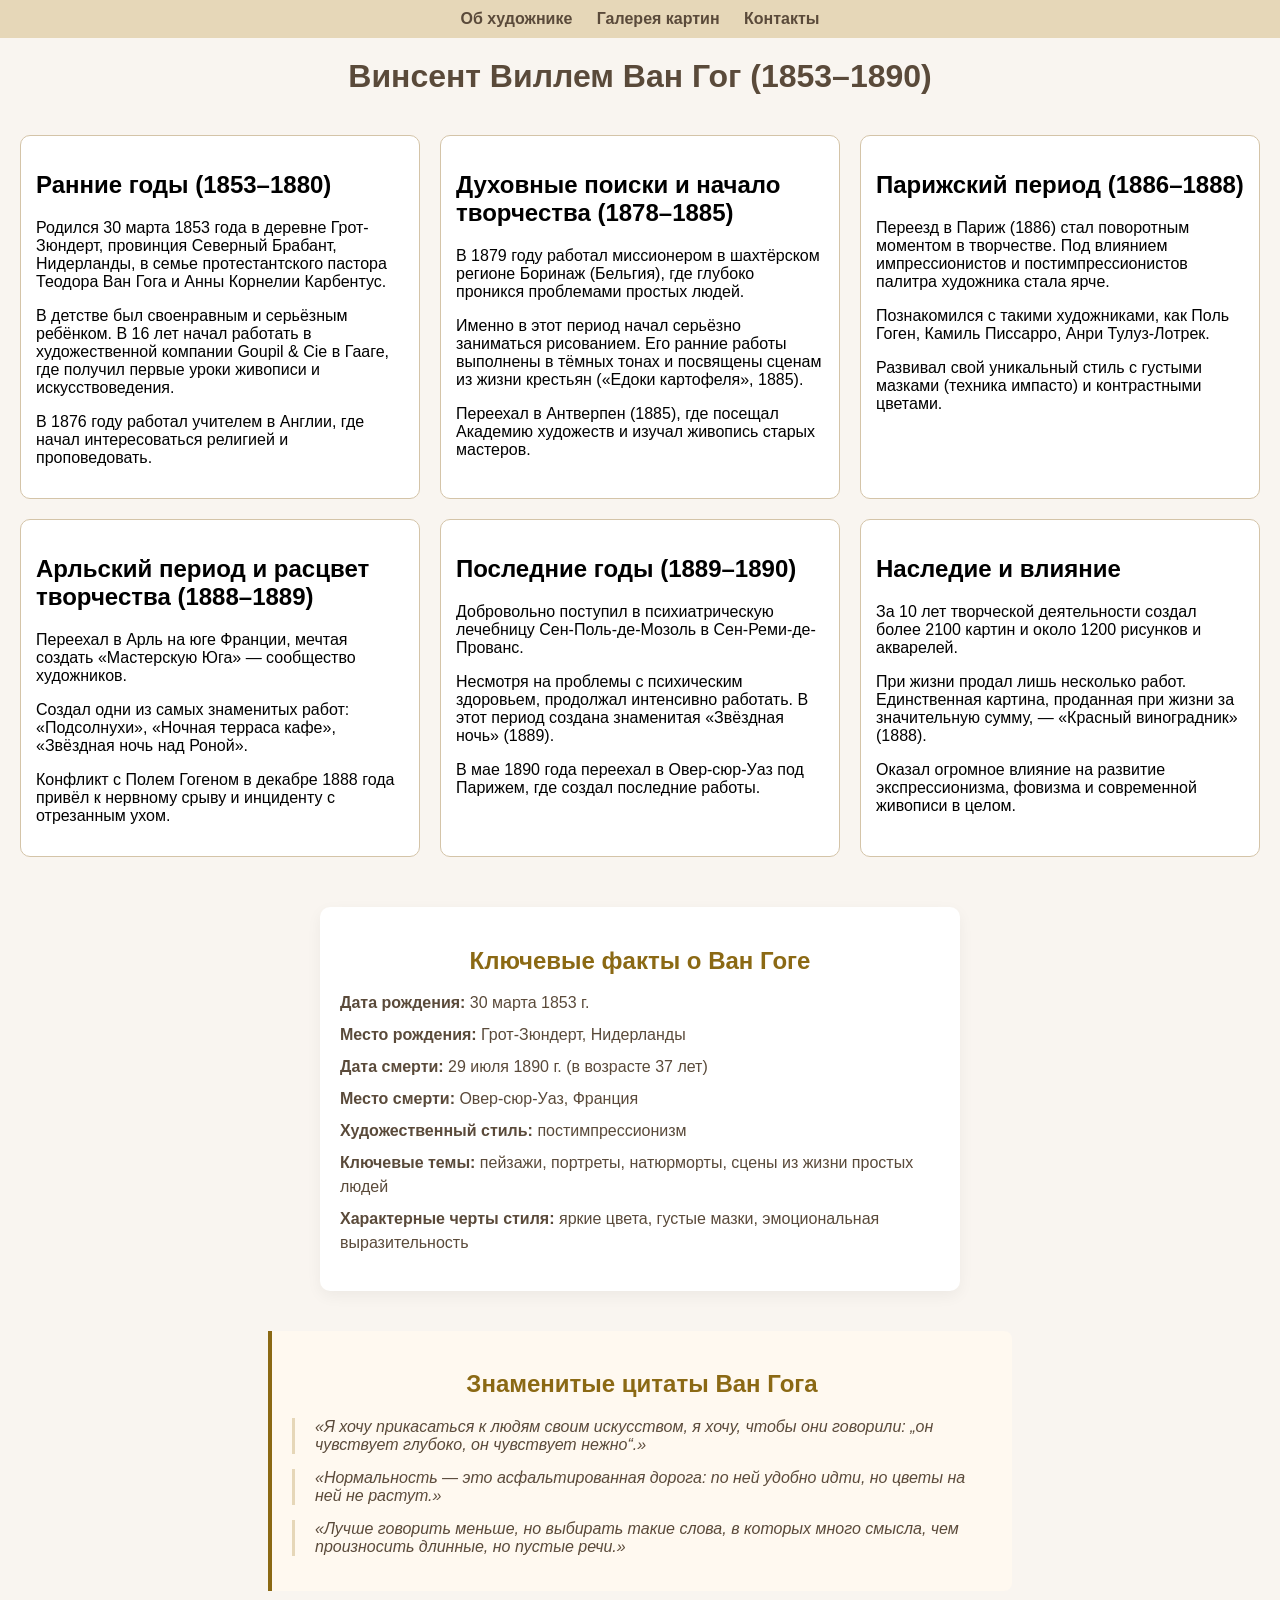
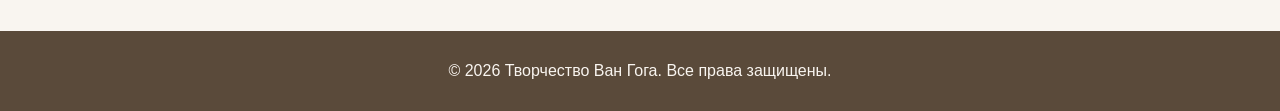
<file: index.html>
<!DOCTYPE html>
<html lang="ru">
<head>
    <meta charset="UTF-8">
    <meta name="viewport" content="width=device-width, initial-scale=1.0">
    <title>Винсент Ван Гог — Биография и творчество</title>
    <link rel="stylesheet" href="style.css">
</head>
<body>
    <header>
        <nav>
            <ul>
                <li><a href="index.html">Об художнике</a></li>
                <li><a href="gallery.html">Галерея картин</a></li>
                <li><a href="contact.html">Контакты</a></li>
            </ul>
        </nav>
    </header>

    <main>
        <h1>Винсент Виллем Ван Гог (1853–1890)</h1>

        <div class="grid-container">
            <div class="grid-item">
                <h2>Ранние годы (1853–1880)</h2>
                <p>Родился 30 марта 1853 года в деревне Грот-Зюндерт, провинция Северный Брабант, Нидерланды, в семье протестантского пастора Теодора Ван Гога и Анны Корнелии Карбентус.</p>
                <p>В детстве был своенравным и серьёзным ребёнком. В 16 лет начал работать в художественной компании Goupil & Cie в Гааге, где получил первые уроки живописи и искусствоведения.</p>
                <p>В 1876 году работал учителем в Англии, где начал интересоваться религией и проповедовать.</p>
            </div>

            <div class="grid-item">
                <h2>Духовные поиски и начало творчества (1878–1885)</h2>
                <p>В 1879 году работал миссионером в шахтёрском регионе Боринаж (Бельгия), где глубоко проникся проблемами простых людей.</p>
                <p>Именно в этот период начал серьёзно заниматься рисованием. Его ранние работы выполнены в тёмных тонах и посвящены сценам из жизни крестьян («Едоки картофеля», 1885).</p>
                <p>Переехал в Антверпен (1885), где посещал Академию художеств и изучал живопись старых мастеров.</p>
            </div>

            <div class="grid-item">
                <h2>Парижский период (1886–1888)</h2>
                <p>Переезд в Париж (1886) стал поворотным моментом в творчестве. Под влиянием импрессионистов и постимпрессионистов палитра художника стала ярче.</p>
                <p>Познакомился с такими художниками, как Поль Гоген, Камиль Писсарро, Анри Тулуз-Лотрек.</p>
                <p>Развивал свой уникальный стиль с густыми мазками (техника импасто) и контрастными цветами.</p>
            </div>

            <div class="grid-item">
                <h2>Арльский период и расцвет творчества (1888–1889)</h2>
                <p>Переехал в Арль на юге Франции, мечтая создать «Мастерскую Юга» — сообщество художников.</p>
                <p>Создал одни из самых знаменитых работ: «Подсолнухи», «Ночная терраса кафе», «Звёздная ночь над Роной».</p>
                <p>Конфликт с Полем Гогеном в декабре 1888 года привёл к нервному срыву и инциденту с отрезанным ухом.</p>
            </div>

            <div class="grid-item">
                <h2>Последние годы (1889–1890)</h2>
                <p>Добровольно поступил в психиатрическую лечебницу Сен-Поль-де-Мозоль в Сен-Реми-де-Прованс.</p>
                <p>Несмотря на проблемы с психическим здоровьем, продолжал интенсивно работать. В этот период создана знаменитая «Звёздная ночь» (1889).</p>
                <p>В мае 1890 года переехал в Овер-сюр-Уаз под Парижем, где создал последние работы.</p>
            </div>

            <div class="grid-item">
                <h2>Наследие и влияние</h2>
                <p>За 10 лет творческой деятельности создал более 2100 картин и около 1200 рисунков и акварелей.</p>
                <p>При жизни продал лишь несколько работ. Единственная картина, проданная при жизни за значительную сумму, — «Красный виноградник» (1888).</p>
                <p>Оказал огромное влияние на развитие экспрессионизма, фовизма и современной живописи в целом.</p>
            </div>
        </div>


        <section class="key-facts">
            <h2>Ключевые факты о Ван Гоге</h2>
            <ul>
                <li><strong>Дата рождения:</strong> 30 марта 1853 г.</li>
                <li><strong>Место рождения:</strong> Грот-Зюндерт, Нидерланды</li>
                <li><strong>Дата смерти:</strong> 29 июля 1890 г. (в возрасте 37 лет)</li>
                <li><strong>Место смерти:</strong> Овер-сюр-Уаз, Франция</li>
                <li><strong>Художественный стиль:</strong> постимпрессионизм</li>
                <li><strong>Ключевые темы:</strong> пейзажи, портреты, натюрморты, сцены из жизни простых людей</li>
                <li><strong>Характерные черты стиля:</strong> яркие цвета, густые мазки, эмоциональная выразительность</li>
            </ul>
        </section>

        <section class="quotes">
            <h2>Знаменитые цитаты Ван Гога</h2>
            <blockquote>«Я хочу прикасаться к людям своим искусством, я хочу, чтобы они говорили: „он чувствует глубоко, он чувствует нежно“.»</blockquote>
            <blockquote>«Нормальность — это асфальтированная дорога: по ней удобно идти, но цветы на ней не растут.»</blockquote>
            <blockquote>«Лучше говорить меньше, но выбирать такие слова, в которых много смысла, чем произносить длинные, но пустые речи.»</blockquote>
        </section>
    </main>

    <footer>
        <p>&copy; 2026 Творчество Ван Гога. Все права защищены.</p>
    </footer>
</body>
</html>
</file>
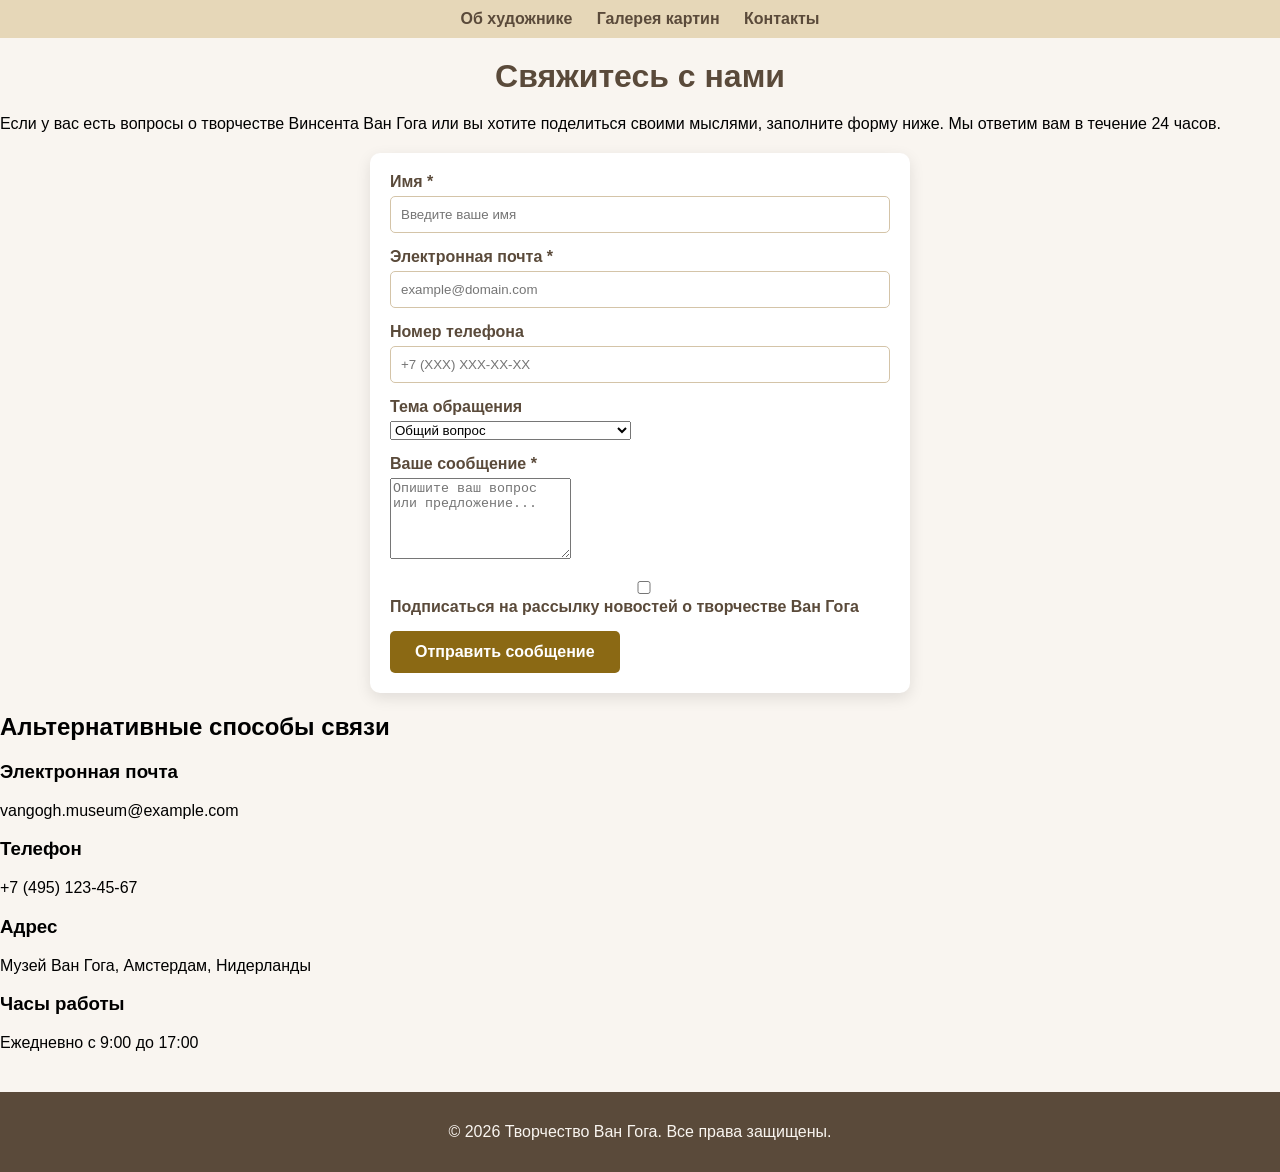
<file: contact.html>
<!DOCTYPE html>
<html lang="ru">
<head>
    <meta charset="UTF-8">
    <meta name="viewport" content="width=device-width, initial-scale=1.0">
    <title>Свяжитесь с нами — Ван Гог</title>
    <link rel="stylesheet" href="style.css">
</head>
<body>
    <header>
        <nav>
            <ul>
                <li><a href="index.html">Об художнике</a></li>
                <li><a href="gallery.html">Галерея картин</a></li>
                <li><a href="contact.html">Контакты</a></li>
            </ul>
        </nav>
    </header>

    <main>
        <h1>Свяжитесь с нами</h1>
        <p class="intro-text">Если у вас есть вопросы о творчестве Винсента Ван Гога или вы хотите поделиться своими мыслями, заполните форму ниже. Мы ответим вам в течение 24 часов.</p>

        <form class="contact-form" id="contactForm">
            <div class="form-group">
                <label for="name">Имя *</label>
                <input type="text" id="name" name="name" required placeholder="Введите ваше имя">
            </div>

            <div class="form-group">
                <label for="email">Электронная почта *</label>
                <input type="email" id="email" name="email" required placeholder="example@domain.com">
            </div>

            <div class="form-group">
                <label for="phone">Номер телефона</label>
                <input type="tel" id="phone" name="phone" placeholder="+7 (XXX) XXX-XX-XX">
            </div>

            <div class="form-group">
                <label for="subject">Тема обращения</label>
                <select id="subject" name="subject">
                    <option value="general">Общий вопрос</option>
            <option value="exhibition">Информация о выставках</option>
            <option value="research">Исследования творчества Ван Гога</option>
            <option value="other">Другое</option>
                </select>
            </div>

            <div class="form-group">
                <label for="message">Ваше сообщение *</label>
                <textarea id="message" name="message" rows="5" required placeholder="Опишите ваш вопрос или предложение..."></textarea>
            </div>

            <div class="form-group">
                <label class="checkbox-label">
                    <input type="checkbox" id="newsletter" name="newsletter">
                    <span>Подписаться на рассылку новостей о творчестве Ван Гога</span>
                </label>
            </div>

            <button type="submit">Отправить сообщение</button>
        </form>

        <div class="contact-info">
            <h2>Альтернативные способы связи</h2>
            <div class="info-grid">
                <div class="info-item">
                    <h3>Электронная почта</h3>
                    <p>vangogh.museum@example.com</p>
                </div>
                <div class="info-item">
                    <h3>Телефон</h3>
                    <p>+7 (495) 123-45-67</p>
                </div>
                <div class="info-item">
            <h3>Адрес</h3>
            <p>Музей Ван Гога, Амстердам, Нидерланды</p>
                </div>
                <div class="info-item">
            <h3>Часы работы</h3>
            <p>Ежедневно с 9:00 до 17:00</p>
                </div>
            </div>
        </div>
    </main>

    <footer>
        <p>&copy; 2026 Творчество Ван Гога. Все права защищены.</p>
    </footer>
</body>
</html>
</file>
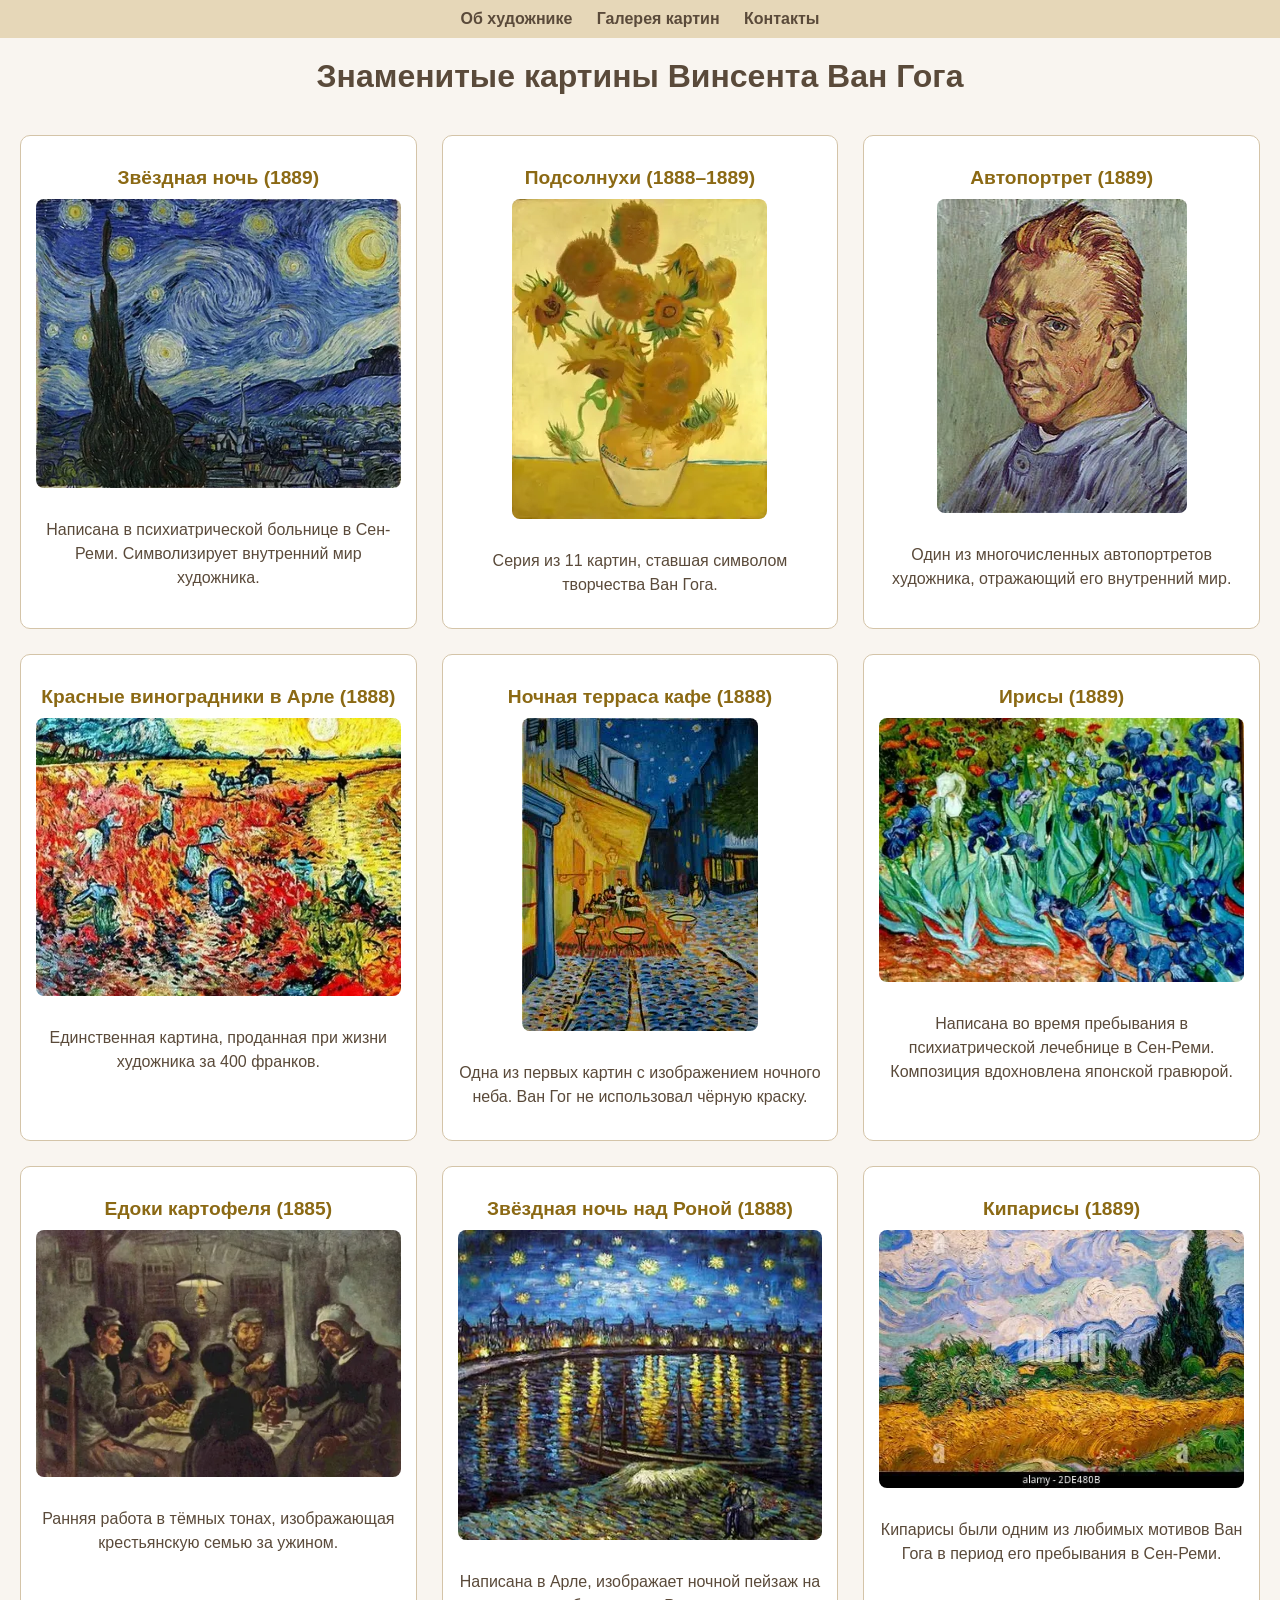
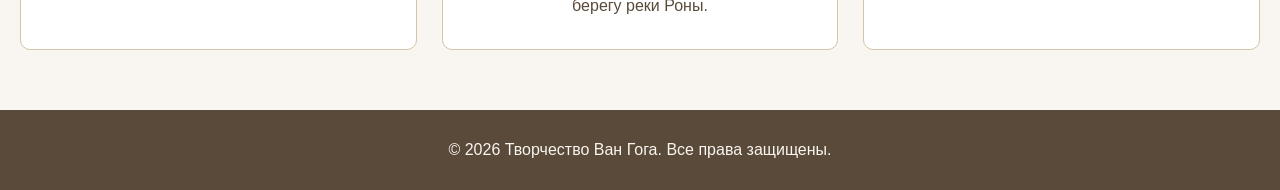
<file: gallery.html>
<!DOCTYPE html>
<html lang="ru">
<head>
    <meta charset="UTF-8">
    <meta name="viewport" content="width=device-width, initial-scale=1.0">
    <title>Галерея картин Ван Гога</title>
    <link rel="stylesheet" href="style.css">
</head>
<body>
    <header>
        <nav>
            <ul>
                <li><a href="index.html">Об художнике</a></li>
                <li><a href="gallery.html">Галерея картин</a></li>
                <li><a href="contact.html">Контакты</a></li>
            </ul>
        </nav>
    </header>

    <main>
        <h1>Знаменитые картины Винсента Ван Гога</h1>
        <div class="gallery-grid">
            <div class="gallery-item">
                <h2>Звёздная ночь (1889)</h2>
                <img src="images/333.jpg" alt="Звёздная ночь">
                <p>Написана в психиатрической больнице в Сен-Реми. Символизирует внутренний мир художника.</p>
            </div>
            <div class="gallery-item">
                <h2>Подсолнухи (1888–1889)</h2>
                <img src="images/444.jpg" alt="Подсолнухи">
                <p>Серия из 11 картин, ставшая символом творчества Ван Гога.</p>
</div>
            <div class="gallery-item">
                <h2>Автопортрет (1889)</h2>
                <img src="images/777.jpg" alt="Автопортрет">
                <p>Один из многочисленных автопортретов художника, отражающий его внутренний мир.</p>
            </div>
            <div class="gallery-item">
                <h2>Красные виноградники в Арле (1888)</h2>
                <img src="images/666.jpg" alt="Красные виноградники">
                <p>Единственная картина, проданная при жизни художника за 400 франков.</p>
            </div>
            <div class="gallery-item">
                <h2>Ночная терраса кафе (1888)</h2>
                <img src="images/888.jpg" alt="Ночная терраса кафе">
                <p>Одна из первых картин с изображением ночного неба. Ван Гог не использовал чёрную краску.</p>
            </div>
            <div class="gallery-item">
                <h2>Ирисы (1889)</h2>
                <img src="images/555.jpg" alt="Ирисы">
                <p>Написана во время пребывания в психиатрической лечебнице в Сен‑Реми. Композиция вдохновлена японской гравюрой.</p>
            </div>
            <div class="gallery-item">
                <h2>Едоки картофеля (1885)</h2>
                <img src="images/999.jpg" alt="Едоки картофеля">
                <p>Ранняя работа в тёмных тонах, изображающая крестьянскую семью за ужином.</p>
            </div>
            <div class="gallery-item">
                <h2>Звёздная ночь над Роной (1888)</h2>
                <img src="images/1111.jpg" alt="Звёздная ночь над Роной">
                <p>Написана в Арле, изображает ночной пейзаж на берегу реки Роны.</p>
            </div>
            <div class="gallery-item">
                <h2>Кипарисы (1889)</h2>
                <img src="images/2222.jpg" alt="Кипарисы">
                <p>Кипарисы были одним из любимых мотивов Ван Гога в период его пребывания в Сен‑Реми.</p>
            </div>
        </div>
    </main>

    <footer>
        <p>&copy; 2026 Творчество Ван Гога. Все права защищены.</p>
    </footer>
</body>
</html>
</file>
<file: style.css>
body {
    font-family: sans-serif;
    margin: 0;
    background-color: #f9f5f0; /* Тёплый бежевый фон */
}

header {
    background-color: #e6d7b8;
    padding: 10px 0;
}

nav ul {
    list-style: none;
    margin: 0;
    padding: 0;
    text-align: center;
}

nav li {
    display: inline;
    margin: 0 10px;
}

nav a {
    text-decoration: none;
    color: #5a4a3a;
    font-weight: bold;
}

nav a:hover {
    color: #8b6914;
}

h1 {
    text-align: center;
    color: #5a4a3a;
    margin: 20px 0;
}

/* Стили для сетки на странице об художнике */
.grid-container {
    display: grid;
    grid-template-columns: repeat(auto-fit, minmax(300px, 1fr));
    gap: 20px;
    padding: 20px;
}

.grid-item {
    border: 1px solid #d4c4a8;
    border-radius: 10px;
    padding: 15px;
    background-color: #fff;
    transition: transform 0.3s ease, box-shadow 0.3s ease;
}

.grid-item:hover {
    transform: translateY(-5px);
    box-shadow: 0 5px 15px rgba(0, 0, 0, 0.1);
}

/* Стили для галереи картин */
.gallery-grid {
    display: grid;
    grid-template-columns: repeat(3, 1fr);
    gap: 25px; 
    padding: 20px; 
}

.gallery-item {
    border: 1px solid #d4c4a8; 
    border-radius: 10px; 
    padding: 15px;
    background-color: #fff;
    text-align: center;
    transition: transform 0.3s ease, box-shadow 0.3s ease;
}

.gallery-item:hover {
    transform: translateY(-8px);
    box-shadow: 0 8px 20px rgba(0, 0, 0, 0.15);
}

.gallery-item img {
    max-width: 100%;
    height: auto;
    border-radius: 8px;
    margin-bottom: 10px; 
}

.gallery-item h2 {
    color: #8b6914;
    margin-bottom: 10px;
    font-size: 1.2em; 
}

.gallery-item p {
    color: #5a4a3a; 
    line-height: 1.5; 
}
/* Стили контактной формы */
.contact-form {
    max-width: 500px;
    margin: 20px auto;
    padding: 20px;
    background-color: #fff;
    border-radius: 10px;
    box-shadow: 0 5px 15px rgba(0, 0, 0, 0.1);
}

.contact-form div {
    margin-bottom: 15px;
}

.contact-form label {
    display: block;
    margin-bottom: 5px;
    color: #5a4a3a;
    font-weight: bold;
}

.contact-form input {
    width: 100%;
    padding: 10px;
    border: 1px solid #d4c4a8;
    border-radius: 5px;
    box-sizing: border-box;
    font-family: sans-serif;
}

.contact-form button {
    background-color: #8b6914;
    color: white;
    border: none;
    padding: 12px 25px;
    border-radius: 5px;
    cursor: pointer;
    font-size: 16px;
    font-weight: bold;
    transition: background-color 0.3s ease;
}

.contact-form button:hover {
    background-color: #5a4a3a;
}

footer {
    background-color: #5a4a3a;
    color: #f9f5f0;
    text-align: center;
    padding: 15px 0;
    margin-top: 40px;
}

/* Стили для раздела ключевых фактов */
.key-facts {
    max-width: 600px;
    margin: 30px auto;
    padding: 20px;
    background-color: #fff;
    border-radius: 10px;
    box-shadow: 0 5px 15px rgba(0, 0, 0, 0.05);
}

.key-facts h2 {
    color: #8b6914;
    text-align: center;
    margin-bottom: 15px;
}

.key-facts ul {
    list-style: none;
    padding-left: 0;
}

.key-facts li {
    margin-bottom: 8px;
    color: #5a4a3a;
    line-height: 1.5;
}

/* Стили для цитат */
.quotes {
    max-width: 700px;
    margin: 40px auto;
    padding: 20px;
    background-color: #fff9f0;
    border-left: 4px solid #8b6914;
    border-radius: 0 8px 8px 0;
}

.quotes h2 {
    color: #8b6914;
    text-align: center;
    margin-bottom: 20px;
}

.quotes blockquote {
    font-style: italic;
    color: #5a4a3a;
    margin: 15px 0;
    padding-left: 20px;
    border-left: 3px solid #e6d7b8;
}
</file>
